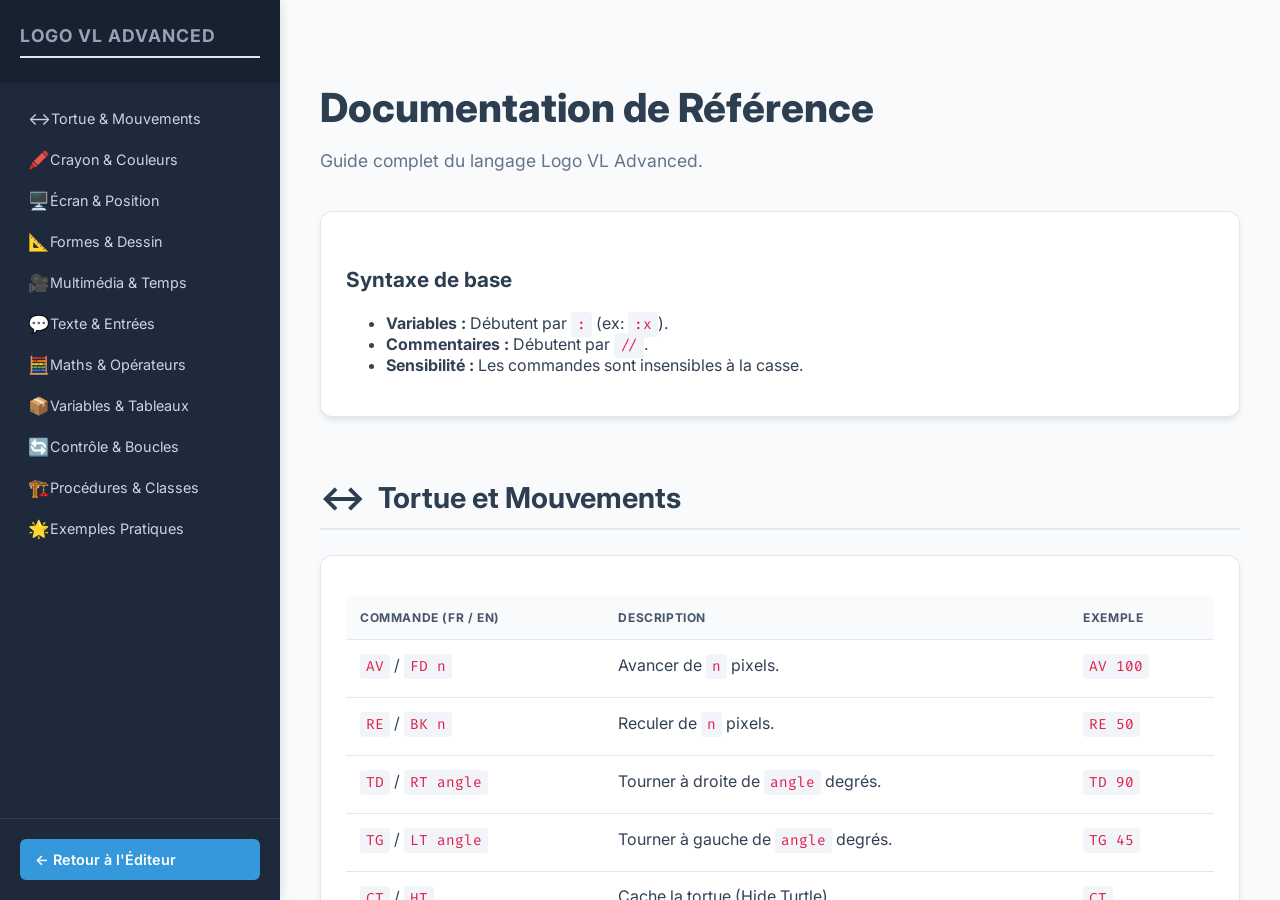
<file: help.html>
<!DOCTYPE html>
<html lang="fr">
<head>
    <meta charset="UTF-8">
    <meta name="viewport" content="width=device-width, initial-scale=1.0">
    <title>Documentation de Référence - Logo VL Advanced</title>
    <link rel="preconnect" href="https://fonts.googleapis.com">
    <link rel="preconnect" href="https://fonts.gstatic.com" crossorigin>
    <link href="https://fonts.googleapis.com/css2?family=Fira+Code:wght@400;500;700&family=Inter:wght@400;600;800&display=swap" rel="stylesheet">
    <style>
        :root {
            --primary: #2c3e50;
            --accent: #3498db;
            --bg: #f8fafc;
            --sidebar-bg: #1e293b;
            --text: #334155;
            --code-bg: #f1f5f9;
            --border: #e2e8f0;
            --white: #ffffff;
        }
        * { box-sizing: border-box; }
        body {
            margin: 0;
            font-family: 'Inter', -apple-system, BlinkMacSystemFont, 'Segoe UI', Roboto, sans-serif;
            background: var(--bg);
            color: var(--text);
            display: flex;
            height: 100vh;
            overflow: hidden;
        }
        
        /* Sidebar */
        .sidebar {
            width: 280px;
            background: var(--sidebar-bg);
            color: white;
            padding: 0;
            display: flex;
            flex-direction: column;
            box-shadow: 2px 0 10px rgba(0,0,0,0.1);
        }
        .sidebar-header {
            padding: 25px 20px;
            background: rgba(0,0,0,0.2);
        }
        .sidebar h2 { 
            font-size: 1.1rem; 
            margin: 0;
            text-transform: uppercase;
            letter-spacing: 1px;
            color: #94a3b8;
        }
        .sidebar-nav {
            flex: 1;
            overflow-y: auto;
            padding: 15px 0;
        }
        .sidebar a { 
            display: flex;
            align-items: center;
            color: #cbd5e1; 
            text-decoration: none; 
            font-size: 0.9rem; 
            padding: 10px 25px; 
            transition: all 0.2s; 
            border-left: 3px solid transparent;
        }
        .sidebar a:hover { 
            color: white; 
            background: rgba(255,255,255,0.05);
            padding-left: 30px;
        }
        .sidebar a.active {
            color: white;
            border-left-color: var(--accent);
            background: rgba(255,255,255,0.1);
        }
        .back-btn-container {
            padding: 20px;
            border-top: 1px solid rgba(255,255,255,0.1);
        }
        .back-btn { 
            display: block;
            background: var(--accent); 
            color: white !important; 
            padding: 12px !important; 
            border-radius: 6px; 
            text-align: center; 
            font-weight: 600;
        }

        /* Main Content */
        .main-content {
            flex: 1;
            padding: 0;
            overflow-y: auto;
            scroll-behavior: smooth;
        }
        .container { 
            max-width: 1100px; 
            margin: 0 auto; 
            padding: 50px 40px;
        }
        
        section {
            margin-bottom: 60px;
            scroll-margin-top: 20px;
        }

        h1 { 
            color: var(--primary); 
            font-size: 2.5rem;
            margin-bottom: 10px;
            font-weight: 800;
        }
        .subtitle {
            font-size: 1.1rem;
            color: #64748b;
            margin-bottom: 40px;
        }

        h2 { 
            color: var(--primary); 
            font-size: 1.8rem;
            margin-top: 0;
            margin-bottom: 25px;
            padding-bottom: 10px;
            border-bottom: 2px solid var(--border);
            display: flex;
            align-items: center;
            gap: 12px;
        }
        h3 {
            font-size: 1.3rem;
            margin-top: 30px;
            color: var(--primary);
        }
        
        .card {
            background: var(--white);
            padding: 25px;
            border-radius: 12px;
            border: 1px solid var(--border);
            box-shadow: 0 4px 6px -1px rgba(0, 0, 0, 0.1);
            margin-bottom: 30px;
            overflow-x: auto;
        }
        
        table { 
            width: 100%; 
            border-collapse: collapse; 
            margin: 15px 0; 
            background: var(--white);
            min-width: 600px;
        }
        th, td { 
            text-align: left; 
            padding: 14px; 
            border-bottom: 1px solid var(--border); 
            vertical-align: top;
        }
        th { 
            background: #f8fafc; 
            color: #475569; 
            font-size: 0.75rem; 
            text-transform: uppercase; 
            letter-spacing: 0.05em;
            font-weight: 700;
        }
        tr:last-child td { border-bottom: none; }
        
        code {
            background: var(--code-bg);
            padding: 3px 6px;
            border-radius: 4px;
            font-family: 'Fira Code', 'Cascadia Code', Consolas, monospace;
            color: #e11d48;
            font-size: 0.9em;
            white-space: nowrap;
        }
        
        td code {
            display: inline-block;
            margin-bottom: 4px;
        }

        .example-block {
            margin-top: 20px;
            border-radius: 8px;
            overflow: hidden;
            border: 1px solid #1e293b;
        }
        .example-header {
            background: #334155;
            color: #f1f5f9;
            padding: 8px 15px;
            font-size: 0.8rem;
            font-weight: 600;
            display: flex;
            justify-content: space-between;
        }
        .example {
            background: #1e293b;
            color: #e2e8f0;
            padding: 20px;
            font-family: 'Fira Code', monospace;
            font-size: 0.9rem;
            line-height: 1.6;
            margin: 0;
            white-space: pre-wrap;
            tab-size: 2;
        }
        
        .badge {
            display: inline-block;
            padding: 2px 8px;
            border-radius: 6px;
            font-size: 0.7rem;
            font-weight: 700;
            text-transform: uppercase;
            margin-right: 5px;
        }

        .keyword { color: #c084fc; font-weight: bold; }
        .command { color: #38bdf8; font-weight: bold; }
        .variable { color: #fbbf24; font-weight: bold; }
        .comment { color: #94a3b8; font-style: italic; }
        
        .icon { font-size: 1.2em; }

        .color-grid {
            display: grid;
            grid-template-columns: repeat(auto-fill, minmax(120px, 1fr));
            gap: 10px;
            margin-top: 15px;
        }
        .color-item {
            display: flex;
            align-items: center;
            gap: 10px;
            padding: 8px;
            border-radius: 6px;
            border: 1px solid var(--border);
            font-size: 0.85rem;
        }
        .color-box {
            width: 20px;
            height: 20px;
            border-radius: 3px;
            border: 1px solid rgba(0,0,0,0.1);
        }

        @media (max-width: 900px) {
            body { flex-direction: column; overflow: auto; }
            .sidebar { width: 100%; height: auto; }
            .sidebar-nav { display: flex; flex-wrap: wrap; }
            .sidebar a { padding: 10px 15px; }
            .main-content { overflow: visible; }
            .container { padding: 20px; }
        }
		.copy-btn {
    background: #3498db;
    color: white;
    border: none;
    padding: 5px 12px;
    border-radius: 5px;
    cursor: pointer;
    font-size: 0.8rem;
    font-weight: 600;
    transition: background 0.2s;
}

.copy-btn:hover {
    background: #2980b9;
}

.copy-btn.copied {
    background: #16a34a;
}
    </style>
</head>
<body>
    <div class="sidebar">
        <div class="sidebar-header">
            <h2>Logo VL Advanced</h2>
        </div>
        <div class="sidebar-nav">
            <a href="#mouvement"><span class="icon">↔️</span> Tortue & Mouvements</a>
            <a href="#crayon"><span class="icon">🖍️</span> Crayon & Couleurs</a>
            <a href="#ecran"><span class="icon">🖥️</span> Écran & Position</a>
            <a href="#formes"><span class="icon">📐</span> Formes & Dessin</a>
            <a href="#media"><span class="icon">🎥</span> Multimédia & Temps</a>
            <a href="#texte"><span class="icon">💬</span> Texte & Entrées</a>
            <a href="#maths"><span class="icon">🧮</span> Maths & Opérateurs</a>
            <a href="#variables"><span class="icon">📦</span> Variables & Tableaux</a>
            <a href="#controle"><span class="icon">🔄</span> Contrôle & Boucles</a>
            <a href="#proced"><span class="icon">🏗️</span> Procédures & Classes</a>
            <a href="#exemples_pratiques"><span class="icon">🌟</span> Exemples Pratiques</a>
        </div>
        <div class="back-btn-container">
            <a href="index.html" class="back-btn">← Retour à l'Éditeur</a>
        </div>
    </div>

    <div class="main-content">
        <div class="container">
            <section id="intro">
                <h1>Documentation de Référence</h1>
                <p class="subtitle">Guide complet du langage Logo VL Advanced.</p>
                
                <div class="card">
                    <h3>Syntaxe de base</h3>
                    <ul>
                        <li><strong>Variables :</strong> Débutent par <code>:</code> (ex: <code>:x</code>).</li>
                        <li><strong>Commentaires :</strong> Débutent par <code>//</code>.</li>
                        <li><strong>Sensibilité :</strong> Les commandes sont insensibles à la casse.</li>
                    </ul>
                </div>
            </section>

            <section id="mouvement">
                <h2><span class="icon">↔️</span> Tortue et Mouvements</h2>
                <div class="card">
                    <table>
                        <thead>
                            <tr><th>Commande (FR / EN)</th><th>Description</th><th>Exemple</th></tr>
                        </thead>
                        <tbody>
                            <tr><td><code>AV</code> / <code>FD n</code></td><td>Avancer de <code>n</code> pixels.</td><td><code>AV 100</code></td></tr>
                            <tr><td><code>RE</code> / <code>BK n</code></td><td>Reculer de <code>n</code> pixels.</td><td><code>RE 50</code></td></tr>
                            <tr><td><code>TD</code> / <code>RT angle</code></td><td>Tourner à droite de <code>angle</code> degrés.</td><td><code>TD 90</code></td></tr>
                            <tr><td><code>TG</code> / <code>LT angle</code></td><td>Tourner à gauche de <code>angle</code> degrés.</td><td><code>TG 45</code></td></tr>
                            <tr><td><code>CT</code> / <code>HT</code></td><td>Cache la tortue (Hide Turtle).</td><td><code>CT</code></td></tr>
                            <tr><td><code>MT</code> / <code>ST</code></td><td>Montre la tortue (Show Turtle).</td><td><code>MT</code></td></tr>
                        </tbody>
                    </table>
                </div>
            </section>

            <section id="crayon">
                <h2><span class="icon">🖍️</span> Crayon</h2>
                <div class="card">
                    <table>
                        <thead>
                            <tr><th>Commande (FR / EN)</th><th>Description</th><th>Exemple</th></tr>
                        </thead>
                        <tbody>
                            <tr><td><code>LC</code> / <code>PU</code></td><td>Lève le crayon (ne dessine plus).</td><td><code>LC</code></td></tr>
                            <tr><td><code>BC</code> / <code>PD</code></td><td>Abaisse le crayon (dessine).</td><td><code>BC</code></td></tr>
                            <tr><td><code>FCC</code> / <code>SETCOLOR couleur</code></td><td>Fixe la couleur du crayon.</td><td><code>FCC "rouge"</code></td></tr>
                            <tr><td><code>FTC</code> / <code>SETWIDTH n</code></td><td>Fixe la taille (épaisseur) du crayon.</td><td><code>FTC 5</code></td></tr>
                            <tr><td><code>PIXEL x y c</code></td><td>Allume le pixel <code>(x, y)</code> avec la couleur <code>c</code>.</td><td><code>PIXEL 10 10 "bleu"</code></td></tr>
                            <tr><td><code>VALPIXEL x y</code></td><td>Retourne la couleur du pixel <code>(x, y)</code>.</td><td><code>DONNE :c VALPIXEL 0 0</code></td></tr>
                        </tbody>
                    </table>

                    <h3>Constantes de Couleurs</h3>
                    <div class="color-grid">
                        <div class="color-item"><div class="color-box" style="background:red"></div>'rouge'</div>
                        <div class="color-item"><div class="color-box" style="background:green"></div>'vert'</div>
                        <div class="color-item"><div class="color-box" style="background:blue"></div>'bleu'</div>
                        <div class="color-item"><div class="color-box" style="background:yellow"></div>'jaune'</div>
                        <div class="color-item"><div class="color-box" style="background:black"></div>'noir'</div>
                        <div class="color-item"><div class="color-box" style="background:white"></div>'blanc'</div>
                        <div class="color-item"><div class="color-box" style="background:pink"></div>'rose'</div>
                        <div class="color-item"><div class="color-box" style="background:orange"></div>'orange'</div>
                        <div class="color-item"><div class="color-box" style="background:purple"></div>'violet'</div>
                        <div class="color-item"><div class="color-box" style="background:gray"></div>'gris'</div>
                        <div class="color-item"><div class="color-box" style="background:brown"></div>'marron'</div>
                        <div class="color-item"><div class="color-box" style="background:cyan"></div>'cyan'</div>
                        <div class="color-item"><div class="color-box" style="background:magenta"></div>'magenta'</div>
                    </div>
                </div>
            </section>

            <section id="ecran">
                <h2><span class="icon">🖥️</span> Écran et Position</h2>
                <div class="card">
                    <table>
                        <thead>
                            <tr><th>Commande (FR / EN)</th><th>Description</th><th>Exemple</th></tr>
                        </thead>
                        <tbody>
                            <tr><td><code>VE</code> / <code>CS</code></td><td>Vide l'écran et réinitialise la tortue.</td><td><code>VE</code></td></tr>
                            <tr><td><code>NETTOIE</code> / <code>CLEAN</code></td><td>Efface le dessin sans bouger la tortue.</td><td><code>NETTOIE</code></td></tr>
                            <tr><td><code>FCA</code> / <code>CANVASCOLOR couleur</code></td><td>Fixe la couleur de l'arrière-plan.</td><td><code>FCA "noir"</code></td></tr>
                            <tr><td><code>FPOS</code> / <code>SETXY x y</code></td><td>Place la tortue à <code>(x, y)</code>.</td><td><code>FPOS 100 200</code></td></tr>
                            <tr><td><code>FCAP</code> / <code>SETHEADING angle</code></td><td>Définit l'orientation absolue.</td><td><code>FCAP 180</code></td></tr>
                            <tr><td><code>ORIGINE</code> / <code>HOME</code></td><td>Retourne au centre <code>(0, 0)</code>.</td><td><code>ORIGINE</code></td></tr>
                            <tr><td><code>POSX</code> / <code>POSY</code></td><td>Retourne la coordonnée X ou Y actuelle.</td><td><code>LOG POSX</code></td></tr>
                            <tr><td><code>CAP</code> / <code>HEADING</code></td><td>Retourne l'angle actuel de la tortue.</td><td><code>LOG CAP</code></td></tr>
                            <tr><td><code>DISTANCE</code> / <code>DS x y</code></td><td>Retourne la distance entre la tortue et <code>(x, y)</code>.</td><td><code>LOG DISTANCE 0 0</code></td></tr>
                            <tr><td><code>VERS</code> / <code>TOWARDS x y</code></td><td>Retourne l'angle nécessaire pour pointer vers <code>(x, y)</code>.</td><td><code>FCAP VERS 50 50</code></td></tr>
                        </tbody>
                    </table>
                </div>
            </section>

            <section id="formes">
                <h2><span class="icon">📐</span> Formes et Remplissage</h2>
                <div class="card">
                    <table>
                        <thead>
                            <tr><th>Commande (FR / EN)</th><th>Description</th><th>Exemple</th></tr>
                        </thead>
                        <tbody>
                            <tr><td><code>LIGNE</code> / <code>LINE x1 y1 x2 y2</code></td><td>Trace une ligne entre deux points.</td><td><code>LIGNE 0 0 100 100</code></td></tr>
                            <tr><td><code>RECT x1 y1 x2 y2</code></td><td>Trace un rectangle défini par ses coins.</td><td><code>RECT -50 -50 50 50</code></td></tr>
                            <tr><td><code>ELIP x1 y1 x2 y2</code></td><td>Trace une ellipse définie par son rectangle englobant.</td><td><code>ELIP -100 -50 100 50</code></td></tr>
                            <tr><td><code>CERCLE</code> / <code>CIRCLE r</code></td><td>Trace un cercle de rayon <code>r</code> centré sur la tortue.</td><td><code>CERCLE 75</code></td></tr>
                            <tr><td><code>ARC angle r</code></td><td>Trace un arc de cercle.</td><td><code>ARC 90 50</code></td></tr>
                            <tr><td><code>RECTANGLE w h</code></td><td>Trace un rectangle de largeur <code>w</code> et hauteur <code>h</code>.</td><td><code>RECTANGLE 120 80</code></td></tr>
                            <tr><td><code>ELLIPSE w h</code></td><td>Trace une ellipse de largeur <code>w</code> et hauteur <code>h</code>.</td><td><code>ELLIPSE 100 60</code></td></tr>
                            <tr><td><code>POLYGONE</code> / <code>POLYGON n t</code></td><td>Polygone régulier à <code>n</code> côtés de taille <code>t</code>.</td><td><code>POLYGONE 6 50</code></td></tr>
                            <tr><td><code>ETOILE</code> / <code>STAR n r1 r2</code></td><td>Étoile à <code>n</code> branches avec rayons extérieur et intérieur.</td><td><code>ETOILE 5 50 20</code></td></tr>
                            <tr><td><code>FCB</code> / <code>FILLCOLOR couleur</code></td><td>Fixe la couleur de remplissage.</td><td><code>FCB "jaune"</code></td></tr>
                            <tr><td><code>REMPLIS</code> / <code>FILL</code></td><td>Remplit la dernière forme fermée tracée.</td><td><code>REMPLIS</code></td></tr>
                            <tr><td><code>TAMPON</code> / <code>STAMP</code></td><td>Dessine l'image actuelle de la tortue sur le canevas.</td><td><code>TAMPON</code></td></tr>
                            <tr><td><code>OPACITE</code> / <code>OPACITY n</code></td><td>Définit la transparence globale (0 à 1).</td><td><code>OPACITE 0.5</code></td></tr>
                            <tr><td><code>FLUIDE</code> / <code>SMOOTH</code></td><td>Active l'animation fluide.</td><td><code>FLUIDE</code></td></tr>
                            <tr><td><code>DEGRADE</code> / <code>GRADIENT type c1 c2 ...</code></td><td>Crée un dégradé (linear/radial).</td><td><code>DEGRADE "linear" "rouge" "bleu"</code></td></tr>
                        </tbody>
                    </table>
                </div>
            </section>

            <section id="media">
                <h2><span class="icon">🎥</span> Multimédia et Temps</h2>
                <div class="card">
                    <table>
                        <thead>
                            <tr><th>Commande (FR / EN)</th><th>Description</th><th>Exemple</th></tr>
                        </thead>
                        <tbody>
            <tr><td><code>JOUE</code> / <code>LIRESON</code> / <code>PLAYSOUND url</code></td><td>Joue un fichier audio depuis une URL.</td><td><code>JOUE "https://.../son.mp3"</code></td></tr>
                            <tr><td><code>STOPSON</code> / <code>STOPSOUND</code></td><td>Arrête toutes les lectures audio en cours.</td><td><code>STOPSON</code></td></tr>
                            <tr><td><code>AFFICHEIMAGE</code> / <code>SHOWIMAGE url x y w h</code></td><td>Affiche une image aux coordonnées et dimensions données.</td><td><code>AFFICHEIMAGE "logo.png" 0 0 100 100</code></td></tr>
            <tr><td><code>LIREVIDEO</code> / <code>AFFICHEVIDEO</code> / <code>SHOWVIDEO url x y w h</code></td><td>Joue une vidéo aux coordonnées spécifiées.</td><td><code>AFFICHEVIDEO "vid.mp4" 0 0 200 150</code></td></tr>
                            <tr><td><code>STOPVIDEO</code></td><td>Arrête la lecture de la vidéo en cours.</td><td><code>STOPVIDEO</code></td></tr>
                            <tr><td><code>PAUSE ms</code></td><td>Met en pause l'exécution pendant <code>ms</code> millisecondes.</td><td><code>PAUSE 1000</code></td></tr>
                        </tbody>
                    </table>
                </div>
            </section>

            <section id="texte">
                <h2><span class="icon">💬</span> Texte et Entrées</h2>
                <div class="card">
                    <table>
                        <thead>
                            <tr><th>Commande</th><th>Description</th><th>Exemple</th></tr>
                        </thead>
                        <tbody>
                            <tr><td><code>POLICE_TAILLE n</code></td><td>Définit la taille de la police pour <code>ECRIS</code>.</td><td><code>POLICE_TAILLE 24</code></td></tr>
                            <tr><td><code>POLICE_STYLE s</code></td><td>Style : "g" (gras), "i" (italique), "gi" (les deux).</td><td><code>POLICE_STYLE "gi"</code></td></tr>
                            <tr><td><code>POLICE_NOM n</code></td><td>Nom de la police (ex: "Arial", "Courier").</td><td><code>POLICE_NOM "Verdana"</code></td></tr>
                            <tr><td><code>LOG val</code> / <code>PRINT val</code></td><td>Affiche une valeur dans la console ou le terminal.</td><td><code>LOG "Test"</code></td></tr>
                            <tr><td><code>MSG texte</code></td><td>Affiche une boîte de message d'alerte.</td><td><code>MSG "Opération terminée"</code></td></tr>
                            <tr><td><code>ECRIS texte</code> / <code>WRITE texte</code></td><td>Affiche le texte sur le canevas à la position de la tortue.</td><td><code>ECRIS "Bonjour"</code></td></tr>
                            <tr><td><code>NL</code> / <code>RETOURLIGNE</code></td><td>Passe à la ligne suivante pour la commande <code>ECRIS</code>.</td><td><code>NL</code></td></tr>
                            <tr><td><code>LIS msg</code></td><td>Demande une saisie texte à l'utilisateur via un prompt.</td><td><code>DONNE :nom LIS "Quel est votre nom ?"</code></td></tr>
                        </tbody>
                    </table>
                </div>
            </section>

            <section id="maths">
                <h2><span class="icon">🧮</span> Maths et Opérateurs</h2>
                <div class="card">
                    <table>
                        <thead>
                            <tr><th>Fonction (FR / EN)</th><th>Description</th><th>Exemple</th></tr>
                        </thead>
                        <tbody>
                            <tr><td><code>RACINE</code> / <code>SQRT n</code></td><td>Racine carrée de <code>n</code>.</td><td><code>RACINE 16</code> (→ 4)</td></tr>
                            <tr><td><code>PUISSANCE</code> / <code>POW a b</code></td><td><code>a</code> élevé à la puissance <code>b</code>.</td><td><code>PUISSANCE 2 3</code> (→ 8)</td></tr>
                            <tr><td><code>VALABS</code> / <code>ABS n</code></td><td>Valeur absolue de <code>n</code>.</td><td><code>ABS -10</code> (→ 10)</td></tr>
                            <tr><td><code>EXP n</code></td><td>Exponentielle de <code>n</code>.</td><td><code>EXP 1</code> (→ 2.718...)</td></tr>
                            <tr><td><code>LOGN</code> / <code>LN n</code></td><td>Logarithme népérien de <code>n</code>.</td><td><code>LOGN 10</code></td></tr>
                            <tr><td><code>ENTIER</code> / <code>INTEGER n</code></td><td>Partie entière (tronquée) de <code>n</code>.</td><td><code>ENTIER 5.9</code> (→ 5)</td></tr>
                            <tr><td><code>ARRONDI</code> / <code>ROUND n</code></td><td>Arrondi à l'entier le plus proche.</td><td><code>ARRONDI 5.6</code> (→ 6)</td></tr>
                            <tr><td><code>PLAFOND</code> / <code>CEIL n</code></td><td>Plus petit entier supérieur ou égal à <code>n</code>.</td><td><code>PLAFOND 5.1</code> (→ 6)</td></tr>
                            <tr><td><code>MIN a b</code> / <code>MAX a b</code></td><td>Minimum ou Maximum entre deux valeurs.</td><td><code>MIN 10 20</code> (→ 10)</td></tr>
                            <tr><td><code>SIN</code>, <code>COS</code>, <code>TAN</code>, <code>ATAN</code></td><td>Fonctions trigonométriques (angles en degrés).</td><td><code>SIN 90</code> (→ 1)</td></tr>
                            <tr><td><code>HASARD</code> / <code>RANDOM n</code></td><td>Nombre aléatoire entre 0 et <code>n</code>.</td><td><code>HASARD 100</code></td></tr>
                            <tr><td><code>MODULO</code> / <code>MOD a b</code></td><td>Reste de la division de <code>a</code> par <code>b</code>.</td><td><code>MODULO 10 3</code> (→ 1)</td></tr>
                            <tr><td><code>RVB</code> / <code>RGB r v b</code></td><td>Crée une couleur à partir des composantes Rouge, Vert, Bleu.</td><td><code>FCC RVB 255 128 0</code></td></tr>
                            <tr><td><code>PI</code></td><td>Constante mathématique Pi (≈ 3.14159).</td><td><code>LOG PI</code></td></tr>
                        </tbody>
                    </table>

                    <h3>Opérateurs</h3>
                    <table>
                        <thead>
                            <tr><th>Catégorie</th><th>Opérateurs</th><th>Exemple</th></tr>
                        </thead>
                        <tbody>
                            <tr><td><strong>Arithmétiques</strong></td><td><code>+</code>, <code>-</code>, <code>*</code>, <code>/</code>, <code>%</code>, <code>^</code></td><td><code>10 * 5</code></td></tr>
                            <tr><td><strong>Comparaison</strong></td><td><code>==</code>, <code>!=</code>, <code>></code>, <code><</code>, <code>>=</code>, <code><=</code></td><td><code>:x > 10</code></td></tr>
                            <tr><td><strong>Logiques</strong></td><td><code>||</code> (OU), <code>&&</code> (ET), <code>!</code> (NON)</td><td><code>(:a > 0) && (:a < 10)</code></td></tr>
                            <tr><td><strong>Affectation</strong></td><td><code>=</code>, <code>+=</code>, <code>-=</code>, <code>*=</code>, <code>/=</code>, <code>++</code>, <code>--</code></td><td><code>:x += 1</code></td></tr>
                        </tbody>
                    </table>
                </div>
            </section>

            <section id="variables">
                <h2><span class="icon">📦</span> Variables et Tableaux</h2>
                <div class="card">
                    <h3>Déclaration et Attribution</h3>
                    <table>
                        <thead>
                            <tr><th>Mots-clés</th><th>Description</th><th>Exemple</th></tr>
                        </thead>
                        <tbody>
                            <tr><td><code>DONNE</code> / <code>DECLARE</code> / <code>LET</code></td><td>Définit ou modifie une variable globale ou locale.</td><td><code>DONNE :x 10</code></td></tr>
                            <tr><td><code>:nom</code></td><td>Syntaxe pour accéder à la valeur d'une variable.</td><td><code>AV :x</code></td></tr>
                        </tbody>
                    </table>

                    <h3>Tableaux</h3>
                    <table>
                        <thead>
                            <tr><th>Commande (FR / EN)</th><th>Description</th><th>Exemple</th></tr>
                        </thead>
                        <tbody>
                            <tr><td><code>TABLEAU</code></td><td>Crée un nouveau tableau vide.</td><td><code>DONNE :t TABLEAU</code></td></tr>
                            <tr><td><code>TAB_AJOUTE</code> / <code>AJOUTE tab val</code></td><td>Ajoute une valeur à la fin du tableau.</td><td><code>TAB_AJOUTE :t "Logo"</code></td></tr>
                            <tr><td><code>TAB_MODIFIE</code> / <code>MODIFIE tab i val</code></td><td>Modifie l'élément à l'index <code>i</code> (commence à 0).</td><td><code>TAB_MODIFIE :t 0 "Nouveau"</code></td></tr>
                            <tr><td><code>TAB_LIS</code> / <code>LIS tab i</code></td><td>Récupère l'élément à l'index <code>i</code>.</td><td><code>LOG TAB_LIS :t 0</code></td></tr>
                            <tr><td><code>TAB_SUPPRIME</code> / <code>SUPPRIME tab i</code></td><td>Supprime l'élément à l'index <code>i</code>.</td><td><code>TAB_SUPPRIME :t 0</code></td></tr>
                            <tr><td><code>TAB_TAILLE</code> / <code>TAILLE tab</code></td><td>Retourne le nombre d'éléments dans le tableau.</td><td><code>LOG TAB_TAILLE :t</code></td></tr>
                            <tr><td><code>TAB_VIDE</code> / <code>VIDE tab</code></td><td>Supprime tous les éléments du tableau.</td><td><code>TAB_VIDE :t</code></td></tr>
                            <tr><td><code>TAB_TEXTE</code> / <code>TEXTE tab</code></td><td>Convertit le tableau en une chaîne de texte séparée par des virgules.</td><td><code>ECRIS TAB_TEXTE :t</code></td></tr>
                        </tbody>
                    </table>

                    <h3>Conversions de types</h3>
                    <table>
                        <thead>
                            <tr><th>Fonction</th><th>Description</th><th>Exemple</th></tr>
                        </thead>
                        <tbody>
                            <tr><td><code>_NOMBRE val</code></td><td>Convertit une chaîne ou valeur en nombre.</td><td><code>_NOMBRE "42"</code></td></tr>
                            <tr><td><code>_TEXTE val</code></td><td>Convertit une valeur en chaîne de caractères.</td><td><code>_TEXTE 100</code></td></tr>
                            <tr><td><code>_TABLEAU texte</code></td><td>Crée un tableau à partir d'un texte séparé par des virgules (détecte les nombres).</td><td><code>_TABLEAU "1,2,3"</code></td></tr>
                            <tr><td><code>_S_TABLEAU texte</code></td><td>Crée un tableau de chaînes à partir d'un texte séparé par des virgules.</td><td><code>_S_TABLEAU "a,b,c"</code></td></tr>
                        </tbody>
                    </table>
                </div>
            </section>

            <section id="controle">
                <h2><span class="icon">🔄</span> Structures de Contrôle</h2>
                <div class="card">
                    <table>
                        <thead>
                            <tr><th>Structure</th><th>Syntaxe</th><th>Exemple</th></tr>
                        </thead>
                        <tbody>
                            <tr><td><strong>Boucle Répéter</strong></td><td><code>REPETE n [ ... ]</code></td><td><code>REPETE 4 [ AV 100 TD 90 ]</code></td></tr>
                            <tr><td><strong>Conditionnelle</strong></td><td><code>SI (condition) [ ... ] SINON [ ... ]</code></td><td><code>SI (:x > 10) [ AV 10 ] SINON [ RE 10 ]</code></td></tr>
                            <tr><td><strong>Boucle Tant Que</strong></td><td><code>TANTQUE (condition) [ ... ]</code></td><td><code>TANTQUE (:i < 10) [ :i++ ]</code></td></tr>
                            <tr><td><strong>Sélecteur (Switch)</strong></td><td><code>CHOISIS (valeur) [ CASE v1 [ ] CASE v2 [ ] AUTRES [ ] ]</code></td><td><code>CHOISIS (:c) [ CASE 1 [ AV 10 ] AUTRES [ RE 10 ] ]</code></td></tr>
                            <tr><td><strong>Contrôle de boucle</strong></td><td><code>STOP</code> (quitter), <code>CONTINUE</code> (sauter)</td><td><code>SI (:err) [ STOP ]</code></td></tr>
                        </tbody>
                    </table>
                </div>
            </section>

            <section id="proced">
                <h2><span class="icon">🏗️</span> Procédures et Classes</h2>
                <div class="card">
                    <h3>Procédures (Fonctions)</h3>
                    <table>
                        <thead>
                            <tr><th>Élément</th><th>Syntaxe / Rôle</th><th>Exemple</th></tr>
                        </thead>
                        <tbody>
                            <tr><td><strong>Définition</strong></td><td><code>POUR NOM :arg1 :arg2 ... FIN</code></td><td><code>POUR CARRE :t REPETE 4 [ AV :t TD 90 ] FIN</code></td></tr>
                            <tr><td><strong>Valeur de retour</strong></td><td><code>RENDS valeur</code> (Retourne une valeur et quitte).</td><td><code>RENDS :x * :x</code></td></tr>
                        </tbody>
                    </table>

                    <h3>Classes (POO)</h3>
                    <table>
                        <thead>
                            <tr><th>Élément</th><th>Syntaxe / Rôle</th><th>Exemple</th></tr>
                        </thead>
                        <tbody>
                            <tr><td><strong>Déclaration</strong></td><td><code>CLASSE Nom [ ... ]</code></td><td><code>CLASSE Robot [ ... ]</code></td></tr>
                            <tr><td><strong>Constructeur</strong></td><td><code>constructeur [ ... ]</code></td><td><code>constructeur [ DONNE ->nom "R2" ]</code></td></tr>
                            <tr><td><strong>Méthodes</strong></td><td><code>nomMethode [ ... ]</code></td><td><code>avancer [ AV 50 ]</code></td></tr>
                            <tr><td><strong>Instanciation</strong></td><td><code>Nom()</code></td><td><code>DONNE :r Robot()</code></td></tr>
                        </tbody>
                    </table>
                </div>
            </section>

            <section id="exemples_pratiques">
                <h2><span class="icon">🌟</span> Exemples Pratiques</h2>
                
                <div class="card">
                    <h3>1. La Fleur Géométrique</h3>
                    <p>Cet exemple utilise des boucles imbriquées pour créer une forme complexe à partir de simples cercles.</p>
                    <div class="example-block">
                        <div class="example-header">Code : Fleur</div>
                        <pre class="example"><span class="command">VE</span> <span class="comment">// Efface l'écran</span>
<span class="command">FTC</span> 2 <span class="comment">// Épaisseur du trait</span>
<span class="command">FCC</span> "violet" <span class="comment">// Couleur du trait</span>
<span class="keyword">REPETE</span> 12 [
  <span class="command">CERCLE</span> 60 <span class="comment">// Dessine un cercle de rayon 60</span>
  <span class="command">TD</span> 30 <span class="comment">// Tourne de 30 degrés pour le prochain pétale</span>
]</pre>
                    </div>
                </div>

                <div class="card">
                    <h3>2. Carré Rempli Dynamique</h3>
                    <p>Apprenez à utiliser les couleurs de remplissage et la commande REMPLIS pour colorer vos formes.</p>
                    <div class="example-block">
                        <div class="example-header">Code : Carré Coloré</div>
                        <pre class="example"><span class="command">VE</span>
<span class="command">FCC</span> "noir"
<span class="command">FCB</span> "orange" <span class="comment">// Définit la couleur de remplissage</span>
<span class="keyword">REPETE</span> 4 [
  <span class="command">AV</span> 100
  <span class="command">TD</span> 90
]
<span class="command">REMPLIS</span> <span class="comment">// Remplit la zone fermée tracée</span></pre>
                    </div>
                </div>

                <div class="card">
                    <h3>3. Spirale Mathématique</h3>
                    <p>Une spirale créée en augmentant progressivement la distance parcourue à chaque étape grâce à une variable.</p>
                    <div class="example-block">
                        <div class="example-header">Code : Spirale</div>
                        <pre class="example"><span class="command">VE</span>
<span class="keyword">DONNE</span> <span class="variable">:cote</span> 10 <span class="comment">// Initialise la longueur du côté</span>
<span class="keyword">REPETE</span> 50 [
  <span class="command">AV</span> <span class="variable">:cote</span>
  <span class="command">TD</span> 91 <span class="comment">// Un angle légèrement supérieur à 90 crée la spirale</span>
  <span class="keyword">DONNE</span> <span class="variable">:cote</span> <span class="variable">:cote</span> + 5 <span class="comment">// Augmente la longueur à chaque tour</span>
]</pre>
                    </div>
                </div>

                <div class="card">
                    <h3>4. Arbre Récursif (Fractale)</h3>
                    <p>La récursivité permet de créer des structures fractales comme des arbres de manière très concise.</p>
                    <div class="example-block">
                        <div class="example-header">Code : Arbre Fractal</div>
                        <pre class="example"><span class="keyword">POUR</span> ARBRE <span class="variable">:t</span>
  <span class="keyword">SI</span> :t < 5 [ <span class="keyword">RENDS</span> ] <span class="comment">// Condition d'arrêt</span>
  <span class="command">AV</span> <span class="variable">:t</span> <span class="comment">// Trace le tronc</span>
  <span class="command">TG</span> 30 ARBRE :t * 0.7 <span class="comment">// Branche gauche</span>
  <span class="command">TD</span> 60 ARBRE :t * 0.7 <span class="comment">// Branche droite</span>
  <span class="command">TG</span> 30 <span class="command">RE</span> <span class="variable">:t</span> <span class="comment">// Revient à la base</span>
<span class="keyword">FIN</span>

<span class="command">VE</span> <span class="command">LC</span> <span class="command">FPOS</span> 0 , -200 <span class="command">BC</span>
ARBRE 100 <span class="comment">// Lance la génération</span></pre>
                    </div>
                </div>

                <div class="card">
                    <h3>5. Gestion des Tableaux de Données</h3>
                    <p>Exemple complet de manipulation de listes : ajout, modification et affichage de données.</p>
                    <div class="example-block">
                        <div class="example-header">Code : Gestion de Liste</div>
                        <pre class="example"><span class="keyword">DONNE</span> <span class="variable">:notes</span> <span class="command">TABLEAU</span> <span class="comment">// Crée un tableau vide</span>
<span class="command">TAB_AJOUTE</span> <span class="variable">:notes</span> 15
<span class="command">TAB_AJOUTE</span> <span class="variable">:notes</span> 18
<span class="command">TAB_AJOUTE</span> <span class="variable">:notes</span> 12

<span class="comment">// Modifie la première note</span>
<span class="command">TAB_MODIFIE</span> <span class="variable">:notes</span> 0 20

<span class="command">LOG</span> "Liste des notes : " + <span class="command">TAB_TEXTE</span> <span class="variable">:notes</span>
<span class="command">LOG</span> "Nombre de notes : " + <span class="command">TAB_TAILLE</span> <span class="variable">:notes</span></pre>
                    </div>
                </div>

                <div class="card">
                    <h3>6. Polygone avec couleurs dynamiques</h3>
                    <p>Cet exemple montre comment changer la couleur du trait dynamiquement en utilisant l'index de boucle <code>_i0</code>.</p>
                    <div class="example-block">
                        <div class="example-header">Code : Polygone Arc-en-ciel</div>
                        <pre class="example"><span class="command">VE</span> <span class="command">FTC</span> 5
<span class="keyword">REPETE</span> 36 [
  <span class="command">FCC</span> <span class="command">RVB</span> (_i0 * 7) 100 200 <span class="comment">// La couleur change à chaque pas</span>
  <span class="command">AV</span> 20
  <span class="command">TD</span> 10
]</pre>
                    </div>
                </div>

                <div class="card">
                    <h3>7. Dessin de texte circulaire</h3>
                    <p>On peut combiner les mouvements de la tortue et l'écriture pour placer du texte de manière artistique.</p>
                    <div class="example-block">
                        <div class="example-header">Code : Texte en Cercle</div>
                        <pre class="example"><span class="command">VE</span> <span class="command">POLICE_TAILLE</span> 20
<span class="keyword">REPETE</span> 12 [
  <span class="command">LC</span> <span class="command">AV</span> 100 <span class="command">BC</span>
  <span class="command">ECRIS</span> "LOGO"
  <span class="command">LC</span> <span class="command">RE</span> 100 <span class="command">BC</span>
  <span class="command">TD</span> 30
]</pre>
                    </div>
                </div>

                <div class="card">
                    <h3>8. Utilisation d'une Classe Robot</h3>
                    <p>La programmation orientée objet permet de créer des structures réutilisables avec leurs propres propriétés et comportements.</p>
                    <div class="example-block">
                        <div class="example-header">Code : Robot POO</div>
                        <pre class="example"><span class="keyword">CLASSE</span> Robot [
  constructeur [
    <span class="keyword">DONNE</span> <span class="variable">->c</span> "bleu"
  ]
  
  dessiner [
    <span class="command">FCC</span> <span class="variable">->c</span>
    <span class="keyword">REPETE</span> 4 [ <span class="command">AV</span> 50 <span class="command">TD</span> 90 ]
  ]
]

<span class="keyword">DONNE</span> <span class="variable">:monRobot</span> <span class="keyword"></span> Robot()
<span class="variable">:monRobot</span>.dessiner()</pre>
                    </div>
                </div>

                <div class="card">
                    <h3>9. Calculatrice Interactive</h3>
                    <p>Utilisez LIS pour demander des nombres à l'utilisateur et effectuez des calculs mathématiques.</p>
                    <div class="example-block">
                        <div class="example-header">Code : Somme de deux nombres</div>
                        <pre class="example"><span class="keyword">DONNE</span> <span class="variable">:a</span> <span class="command">_NOMBRE</span> <span class="command">LIS</span> "Premier nombre ?"
<span class="keyword">DONNE</span> <span class="variable">:b</span> <span class="command">_NOMBRE</span> <span class="command">LIS</span> "Deuxième nombre ?"
<span class="keyword">DONNE</span> <span class="variable">:somme</span> <span class="variable">:a</span> + <span class="variable">:b</span>
<span class="command">MSG</span> "Le résultat est : " + <span class="variable">:somme</span></pre>
                    </div>
                </div>

                <div class="card">
                    <h3>10. Grille de pixels (Art pixelisé)</h3>
                    <p>La commande PIXEL permet de dessiner point par point, idéal pour des motifs de bas niveau ou des algorithmes de rendu.</p>
                    <div class="example-block">
                        <div class="example-header">Code : Damier de pixels</div>
                        <pre class="example"><span class="command">VE</span>
<span class="keyword">REPETE</span> 20 [
  <span class="keyword">DONNE</span> <span class="variable">:x</span> _i1 * 5
  <span class="keyword">REPETE</span> 20 [
    <span class="keyword">DONNE</span> <span class="variable">:y</span> _i0 * 5
    <span class="keyword">SI</span> ((_i0 + _i1) % 2 == 0) [
      <span class="command">PIXEL</span> <span class="variable">:x</span> <span class="variable">:y</span> "noir"
    ]
  ]
]</pre>
                    </div>
                </div>

                <div class="card">
                    <h3>11. Couronne de Polygones</h3>
                    <p>En imbriquant des boucles, on peut créer des motifs répétitifs complexes. Ici, une série d'hexagones disposés en couronne.</p>
                    <div class="example-block">
                        <div class="example-header">Code : Couronne Hexagonale</div>
                        <pre class="example"><span class="command">VE</span>
<span class="keyword">REPETE</span> 12 [
  <span class="keyword">REPETE</span> 6 [ <span class="command">AV</span> 40 <span class="command">TD</span> 60 ] <span class="comment">// Dessine un hexagone</span>
  <span class="command">LC</span> <span class="command">AV</span> 60 <span class="command">BC</span> <span class="comment">// Déplace sans tracer</span>
  <span class="command">TD</span> 30 <span class="comment">// Pivote pour l'hexagone suivant</span>
]</pre>
                    </div>
                </div>

                <div class="card">
                    <h3>12. Analyse de Texte et Tableaux</h3>
                    <p>Utilisez les fonctions de conversion pour transformer une chaîne de texte en données manipulables.</p>
                    <div class="example-block">
                        <div class="example-header">Code : Traitement CSV</div>
                        <pre class="example"><span class="keyword">DONNE</span> <span class="variable">:phrase</span> "Code,Art,Maths"
<span class="keyword">DONNE</span> <span class="variable">:mots</span> <span class="command">_S_TABLEAU</span> <span class="variable">:phrase</span>

<span class="keyword">REPETE</span> <span class="command">TAB_TAILLE</span> <span class="variable">:mots</span> [
  <span class="command">LOG</span> "Élément " + _i0 + " : " + <span class="command">TAB_LIS</span> <span class="variable">:mots</span> _i0
]</pre>
                    </div>
                </div>

                <div class="card">
                    <h3>13. Étoiles Aléatoires</h3>
                    <p>Utilisez HASARD et RVB pour générer un ciel étoilé coloré de manière imprévisible.</p>
                    <div class="example-block">
                        <div class="example-header">Code : Ciel Étoilé</div>
                        <pre class="example"><span class="command">VE</span> <span class="command">FCA</span> "noir"
<span class="keyword">REPETE</span> 15 [
  <span class="command">FCC</span> <span class="command">RVB</span> (<span class="command">HASARD</span> 255) (<span class="command">HASARD</span> 255) 255
  <span class="command">LC</span> <span class="command">FPOS</span> (<span class="command">HASARD</span> 400 - 200) (<span class="command">HASARD</span> 400 - 200) <span class="command">BC</span>
  <span class="command">ETOILE</span> 5 (<span class="command">HASARD</span> 30) (<span class="command">HASARD</span> 10)
]</pre>
                    </div>
                </div>

                <div class="card">
                    <h3>14. Animation de l'orientation</h3>
                    <p>Ce script montre comment la tortue peut s'orienter vers des points spécifiques du canevas.</p>
                    <div class="example-block">
                        <div class="example-header">Code : Orientation vers (0,0)</div>
                        <pre class="example"><span class="command">VE</span>
<span class="command">LC</span> <span class="command">FPOS</span> 150 150 <span class="command">BC</span>
<span class="command">FCAP</span> <span class="command">VERS</span> 0 0 <span class="comment">// Oriente vers le centre</span>
<span class="command">AV</span> <span class="command">DISTANCE</span> 0 0 <span class="comment">// Avance jusqu'au centre</span></pre>
                    </div>
                </div>

                <div class="card">
                    <h3>15. Visualisation Mathématique (SIN)</h3>
                    <p>Visualisation d'une onde sinusoïdale en déplaçant la tortue sur l'axe X tout en calculant son axe Y.</p>
                    <div class="example-block">
                        <div class="example-header">Code : Onde Sinus</div>
                        <pre class="example"><span class="command">VE</span> <span class="command">LC</span> <span class="command">FPOS</span> -200 0 <span class="command">BC</span>
<span class="keyword">REPETE</span> 40 [
  <span class="keyword">DONNE</span> <span class="variable">:y</span> (<span class="command">SIN</span> (_i0 * 18)) * 50
  <span class="command">FPOS</span> (-200 + (_i0 * 10)) <span class="variable">:y</span>
]</pre>
                    </div>
                </div>
            </section>
        </div>
    </div>

    <script>
    const sections = document.querySelectorAll('section');
    const navLinks = document.querySelectorAll('.sidebar-nav a');

    window.addEventListener('scroll', () => {
        let current = '';
        sections.forEach(section => {
            const sectionTop = section.offsetTop;
            if (window.pageYOffset >= sectionTop - 100) {
                current = section.getAttribute('id');
            }
        });

        navLinks.forEach(link => {
            link.classList.remove('active');
            if (link.getAttribute('href').includes(current)) {
                link.classList.add('active');
            }
        });
    }, { passive: true });

    // Ajout automatique des boutons Copier
    document.querySelectorAll('.example-block').forEach(block => {
        const header = block.querySelector('.example-header');
        const code = block.querySelector('.example');

        const btn = document.createElement('button');
        btn.className = 'copy-btn';
        btn.textContent = '📋 Copier';

        btn.addEventListener('click', async () => {
            const texte = code.innerText;

            try {
                await navigator.clipboard.writeText(texte);

                btn.textContent = '✓ Copié';
                btn.classList.add('copied');

                setTimeout(() => {
                    btn.textContent = '📋 Copier';
                    btn.classList.remove('copied');
                }, 2000);
            } catch (err) {
                alert('Impossible de copier.');
            }
        });

        header.appendChild(btn);
    });
</script>
</body>
</html>
</file>
